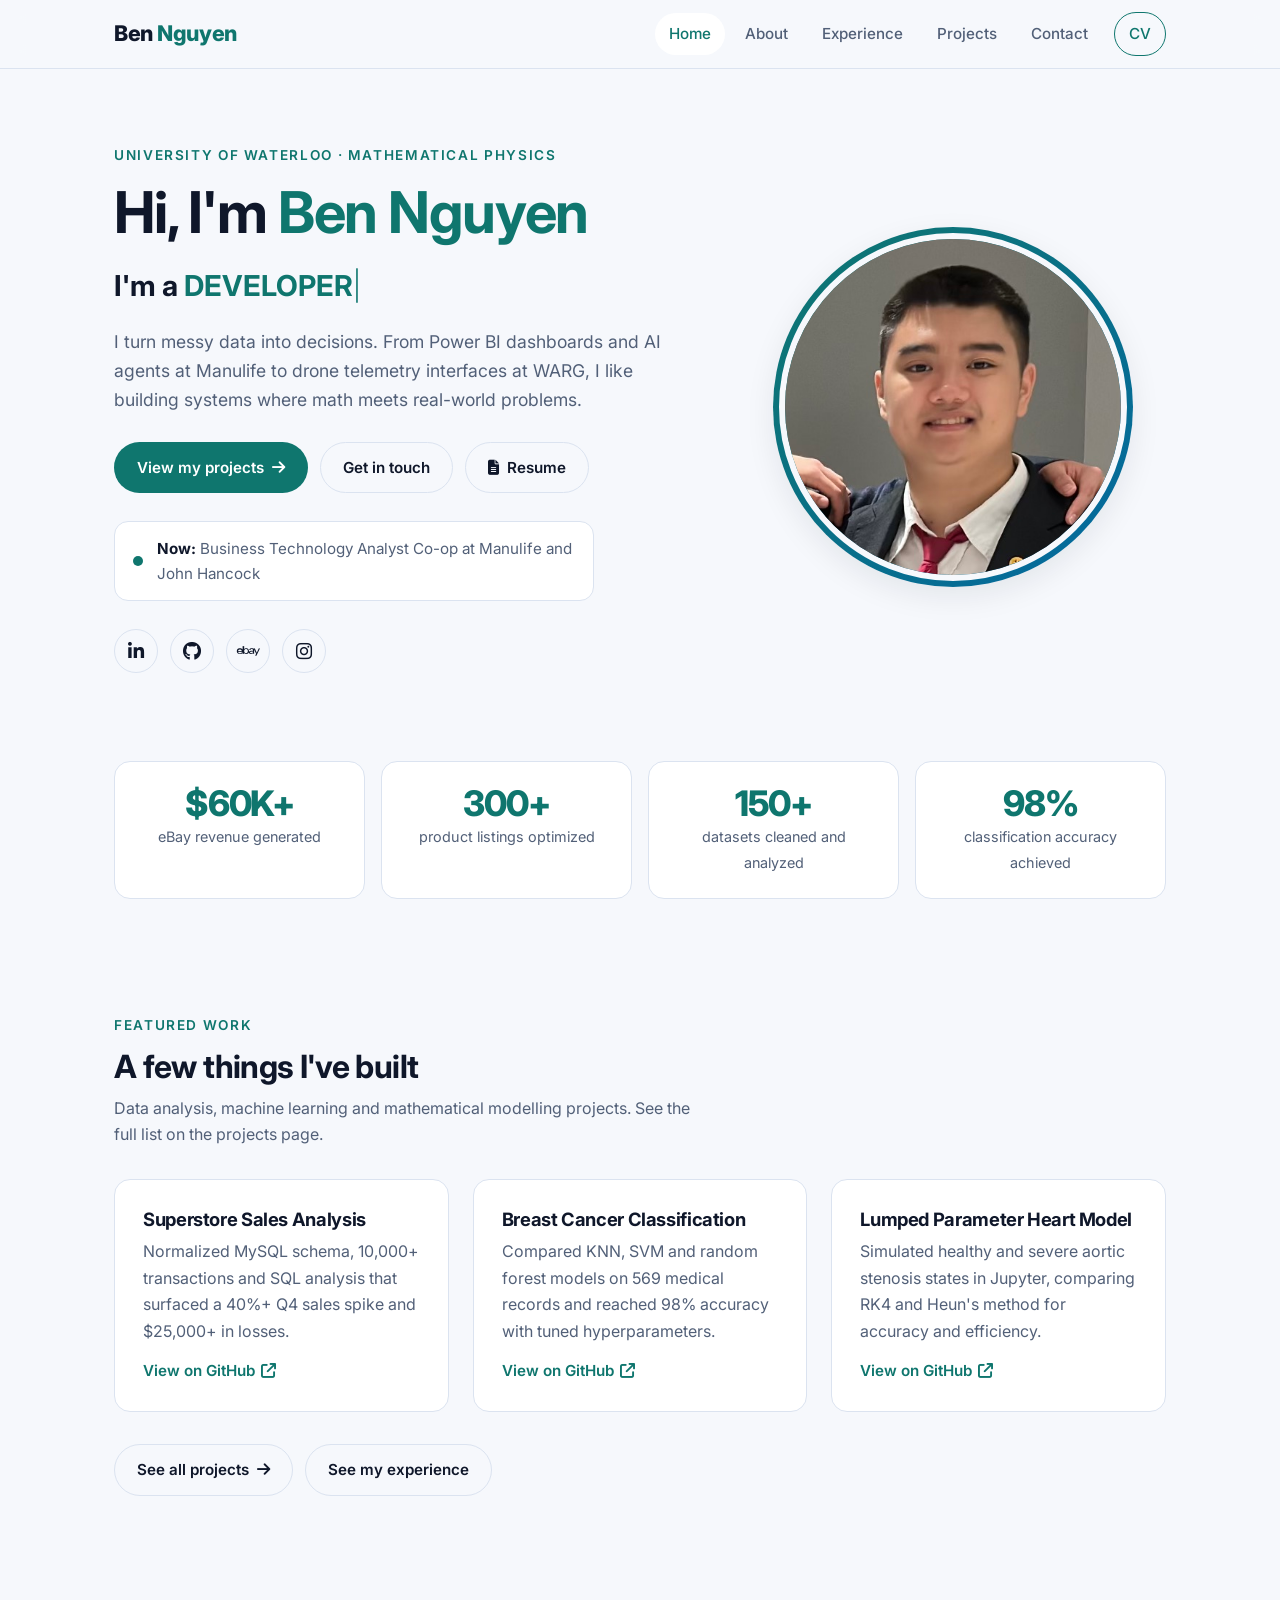
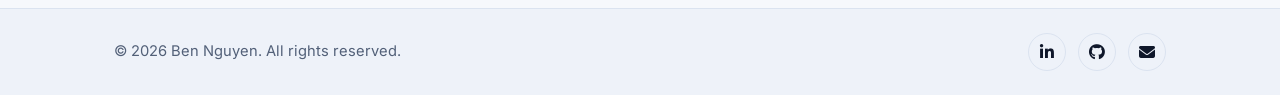
<file: index.html>
<!DOCTYPE html>
<html lang="en">
<head>
    <meta charset="UTF-8">
    <meta name="viewport" content="width=device-width, initial-scale=1.0">
    <title>Ben Nguyen | Portfolio</title>
    <meta name="description" content="Ben Nguyen is a Mathematical Physics student at the University of Waterloo and a data analyst and developer. Explore his projects, experience and contact details.">
    <meta name="author" content="Ben Nguyen">
    <meta name="theme-color" content="#0b1220" media="(prefers-color-scheme: dark)">
    <meta name="theme-color" content="#f6f8fc" media="(prefers-color-scheme: light)">
    <meta property="og:type" content="website">
    <meta property="og:title" content="Ben Nguyen | Portfolio">
    <meta property="og:description" content="Mathematical Physics student at the University of Waterloo. Data analytics, software and robotics projects.">

    <link rel="icon" href="favicon.ico" sizes="32x32">
    <link rel="icon" href="favicon.svg" type="image/svg+xml">
    <link rel="apple-touch-icon" href="apple-touch-icon.png">

    <link rel="preconnect" href="https://fonts.googleapis.com">
    <link rel="preconnect" href="https://fonts.gstatic.com" crossorigin>
    <link rel="stylesheet" href="https://fonts.googleapis.com/css2?family=Inter:wght@300;400;500;600;700;800&display=swap">
    <link rel="stylesheet" href="https://cdnjs.cloudflare.com/ajax/libs/font-awesome/6.5.2/css/all.min.css">
    <link rel="stylesheet" href="style.css">
    <script>document.documentElement.classList.add("js");</script>
</head>
<body>
    <a class="skip-link" href="#main">Skip to content</a>
    <header class="site-header" id="site-header">
        <div class="container nav-inner">
            <a class="brand" href="./" aria-label="Ben Nguyen, home">Ben<span> Nguyen</span></a>
            <button class="nav-toggle" id="nav-toggle" type="button" aria-label="Open menu" aria-expanded="false" aria-controls="primary-nav"><i class="fa-solid fa-bars"></i></button>
            <nav class="nav-links" id="primary-nav" aria-label="Primary">
                <a href="./" aria-current="page">Home</a>
                <a href="about">About</a>
                <a href="experience">Experience</a>
                <a href="projects">Projects</a>
                <a href="contact">Contact</a>
                <a class="nav-cv" href="Stuff/Ben_Nguyen_Resume.pdf" target="_blank" rel="noopener noreferrer">CV</a>
            </nav>
        </div>
    </header>

    <main id="main">
        <section class="hero">
            <div class="container hero-grid">
                <div class="hero-text">
                    <span class="eyebrow">University of Waterloo · Mathematical Physics</span>
                    <h1>Hi, I'm <span class="name">Ben Nguyen</span></h1>
                    <div class="typewriter">I'm a <span class="typewriter-text"></span><span class="cursor" aria-hidden="true">|</span></div>
                    <p class="lead">I turn messy data into decisions. From Power BI dashboards and AI agents at Manulife to drone telemetry interfaces at WARG, I like building systems where math meets real-world problems.</p>
                    <div class="btn-row">
                        <a class="btn btn-primary" href="projects">View my projects <i class="fa-solid fa-arrow-right"></i></a>
                        <a class="btn btn-ghost" href="contact">Get in touch</a>
                        <a class="btn btn-ghost" href="Stuff/Ben_Nguyen_Resume.pdf" target="_blank" rel="noopener noreferrer"><i class="fa-solid fa-file-lines"></i> Resume</a>
                    </div>
                    <div class="now-card">
                        <span class="dot" aria-hidden="true"></span>
                        <div><strong>Now:</strong> <span>Business Technology Analyst Co-op at Manulife and John Hancock</span></div>
                    </div>
                    <div class="social-links">
                        <a href="https://linkedin.com/in/ben-nguyen-3bb316231" target="_blank" rel="noopener noreferrer" aria-label="LinkedIn"><i class="fa-brands fa-linkedin-in"></i></a>
                        <a href="https://github.com/benpvnguyen" target="_blank" rel="noopener noreferrer" aria-label="GitHub"><i class="fa-brands fa-github"></i></a>
                        <a href="https://www.ebay.ca/usr/bmt_88" target="_blank" rel="noopener noreferrer" aria-label="eBay store"><i class="fa-brands fa-ebay"></i></a>
                        <a href="https://www.instagram.com/benpvnguyen/" target="_blank" rel="noopener noreferrer" aria-label="Instagram"><i class="fa-brands fa-instagram"></i></a>
                    </div>
                </div>
                <div class="hero-photo">
                    <img src="Stuff/Profile.jpeg" alt="Portrait of Ben Nguyen" width="360" height="360" decoding="async">
                </div>
            </div>
        </section>

        <section class="section-tight">
            <div class="container">
                <div class="stats">
                    <div class="stat reveal"><strong>$60K+</strong><span>eBay revenue generated</span></div>
                    <div class="stat reveal"><strong>300+</strong><span>product listings optimized</span></div>
                    <div class="stat reveal"><strong>150+</strong><span>datasets cleaned and analyzed</span></div>
                    <div class="stat reveal"><strong>98%</strong><span>classification accuracy achieved</span></div>
                </div>
            </div>
        </section>

        <section class="section">
            <div class="container">
                <div class="section-head">
                    <span class="eyebrow">Featured work</span>
                    <h2>A few things I've built</h2>
                    <p>Data analysis, machine learning and mathematical modelling projects. See the full list on the projects page.</p>
                </div>
                <div class="grid-3">
                    <article class="card reveal">
                        <h3>Superstore Sales Analysis</h3>
                        <p>Normalized MySQL schema, 10,000+ transactions and SQL analysis that surfaced a 40%+ Q4 sales spike and $25,000+ in losses.</p>
                        <a class="card-link" href="https://github.com/benpvnguyen/sales-analysis" target="_blank" rel="noopener noreferrer">View on GitHub <i class="fa-solid fa-arrow-up-right-from-square"></i></a>
                    </article>
                    <article class="card reveal">
                        <h3>Breast Cancer Classification</h3>
                        <p>Compared KNN, SVM and random forest models on 569 medical records and reached 98% accuracy with tuned hyperparameters.</p>
                        <a class="card-link" href="https://github.com/benpvnguyen/Breast-Cancer-Classification" target="_blank" rel="noopener noreferrer">View on GitHub <i class="fa-solid fa-arrow-up-right-from-square"></i></a>
                    </article>
                    <article class="card reveal">
                        <h3>Lumped Parameter Heart Model</h3>
                        <p>Simulated healthy and severe aortic stenosis states in Jupyter, comparing RK4 and Heun's method for accuracy and efficiency.</p>
                        <a class="card-link" href="https://github.com/benpvnguyen/Modelling-Severe-Aortic-Stenosis" target="_blank" rel="noopener noreferrer">View on GitHub <i class="fa-solid fa-arrow-up-right-from-square"></i></a>
                    </article>
                </div>
                <div class="btn-row" style="margin-top: 32px;">
                    <a class="btn btn-ghost" href="projects">See all projects <i class="fa-solid fa-arrow-right"></i></a>
                    <a class="btn btn-ghost" href="experience">See my experience</a>
                </div>
            </div>
        </section>
    </main>

    <footer class="site-footer">
        <div class="container footer-inner">
            <span>&#169; 2026 Ben Nguyen. All rights reserved.</span>
            <div class="social-links">
                <a href="https://linkedin.com/in/ben-nguyen-3bb316231" target="_blank" rel="noopener noreferrer" aria-label="LinkedIn"><i class="fa-brands fa-linkedin-in"></i></a>
                <a href="https://github.com/benpvnguyen" target="_blank" rel="noopener noreferrer" aria-label="GitHub"><i class="fa-brands fa-github"></i></a>
                <a href="mailto:benpeternguyen@gmail.com" aria-label="Email"><i class="fa-solid fa-envelope"></i></a>
            </div>
        </div>
    </footer>

    <script src="script.js"></script>
</body>
</html>
</file>
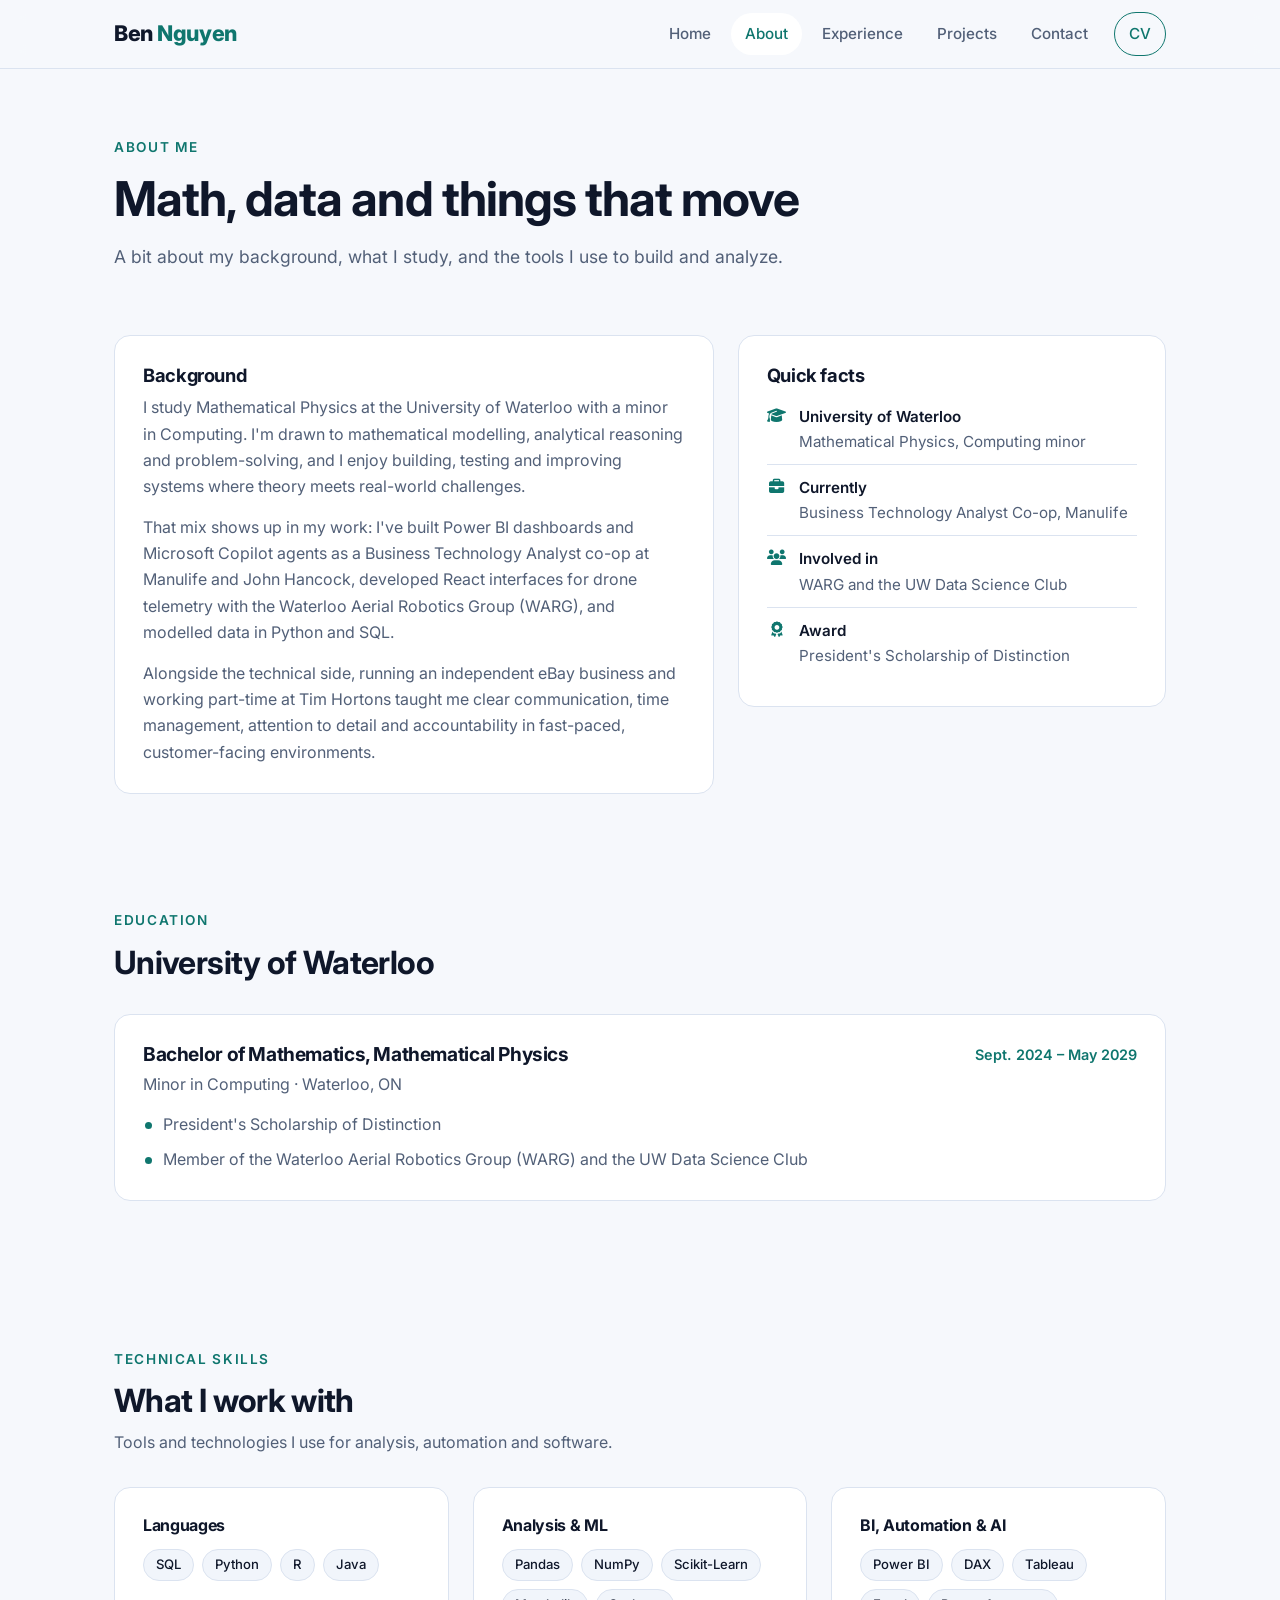
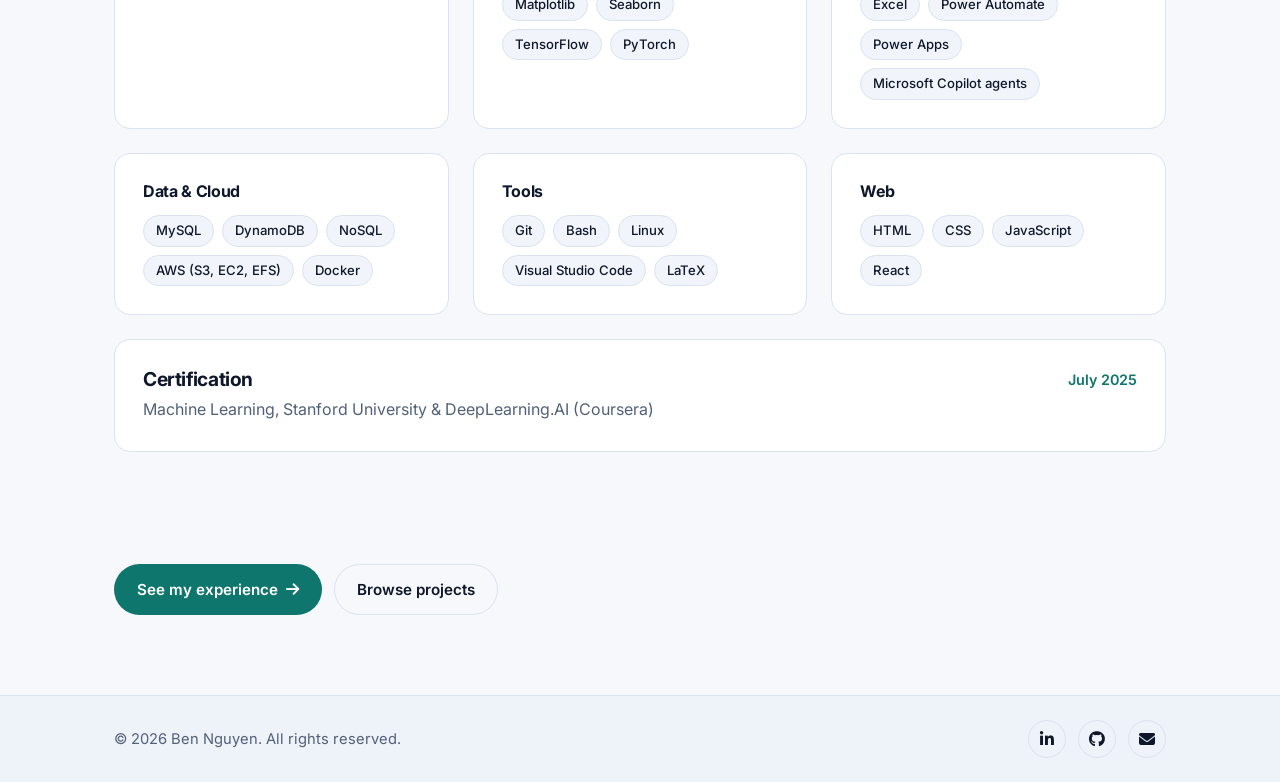
<file: about.html>
<!DOCTYPE html>
<html lang="en">
<head>
    <meta charset="UTF-8">
    <meta name="viewport" content="width=device-width, initial-scale=1.0">
    <title>About | Ben Nguyen</title>
    <meta name="description" content="About Ben Nguyen: Bachelor of Mathematics (Mathematical Physics, Computing minor) at the University of Waterloo, with skills in Python, SQL, Power BI and machine learning.">
    <meta name="author" content="Ben Nguyen">
    <meta name="theme-color" content="#0b1220" media="(prefers-color-scheme: dark)">
    <meta name="theme-color" content="#f6f8fc" media="(prefers-color-scheme: light)">
    <meta property="og:type" content="website">
    <meta property="og:title" content="About | Ben Nguyen">
    <meta property="og:description" content="Education, skills and background of Ben Nguyen.">

    <link rel="icon" href="favicon.ico" sizes="32x32">
    <link rel="icon" href="favicon.svg" type="image/svg+xml">
    <link rel="apple-touch-icon" href="apple-touch-icon.png">

    <link rel="preconnect" href="https://fonts.googleapis.com">
    <link rel="preconnect" href="https://fonts.gstatic.com" crossorigin>
    <link rel="stylesheet" href="https://fonts.googleapis.com/css2?family=Inter:wght@300;400;500;600;700;800&display=swap">
    <link rel="stylesheet" href="https://cdnjs.cloudflare.com/ajax/libs/font-awesome/6.5.2/css/all.min.css">
    <link rel="stylesheet" href="style.css">
    <script>document.documentElement.classList.add("js");</script>
</head>
<body>
    <a class="skip-link" href="#main">Skip to content</a>
    <header class="site-header" id="site-header">
        <div class="container nav-inner">
            <a class="brand" href="./" aria-label="Ben Nguyen, home">Ben<span> Nguyen</span></a>
            <button class="nav-toggle" id="nav-toggle" type="button" aria-label="Open menu" aria-expanded="false" aria-controls="primary-nav"><i class="fa-solid fa-bars"></i></button>
            <nav class="nav-links" id="primary-nav" aria-label="Primary">
                <a href="./">Home</a>
                <a href="about" aria-current="page">About</a>
                <a href="experience">Experience</a>
                <a href="projects">Projects</a>
                <a href="contact">Contact</a>
                <a class="nav-cv" href="Stuff/Ben_Nguyen_Resume.pdf" target="_blank" rel="noopener noreferrer">CV</a>
            </nav>
        </div>
    </header>

    <main id="main">
        <section class="page-hero">
            <div class="container">
                <span class="eyebrow">About me</span>
                <h1>Math, data and things that move</h1>
                <p class="lead">A bit about my background, what I study, and the tools I use to build and analyze.</p>
            </div>
        </section>

        <section class="section-tight">
            <div class="container about-grid">
                <div class="card bio reveal">
                    <h3>Background</h3>
                    <p>I study Mathematical Physics at the University of Waterloo with a minor in Computing. I'm drawn to mathematical modelling, analytical reasoning and problem-solving, and I enjoy building, testing and improving systems where theory meets real-world challenges.</p>
                    <p>That mix shows up in my work: I've built Power BI dashboards and Microsoft Copilot agents as a Business Technology Analyst co-op at Manulife and John Hancock, developed React interfaces for drone telemetry with the Waterloo Aerial Robotics Group (WARG), and modelled data in Python and SQL.</p>
                    <p>Alongside the technical side, running an independent eBay business and working part-time at Tim Hortons taught me clear communication, time management, attention to detail and accountability in fast-paced, customer-facing environments.</p>
                </div>
                <aside class="card reveal">
                    <h3>Quick facts</h3>
                    <ul class="facts">
                        <li><i class="fa-solid fa-graduation-cap"></i><span><strong>University of Waterloo</strong><br>Mathematical Physics, Computing minor</span></li>
                        <li><i class="fa-solid fa-briefcase"></i><span><strong>Currently</strong><br>Business Technology Analyst Co-op, Manulife</span></li>
                        <li><i class="fa-solid fa-users"></i><span><strong>Involved in</strong><br>WARG and the UW Data Science Club</span></li>
                        <li><i class="fa-solid fa-award"></i><span><strong>Award</strong><br>President's Scholarship of Distinction</span></li>
                    </ul>
                </aside>
            </div>
        </section>

        <section class="section">
            <div class="container">
                <div class="section-head">
                    <span class="eyebrow">Education</span>
                    <h2>University of Waterloo</h2>
                </div>
                <div class="card edu reveal">
                    <div class="t-head">
                        <h3>Bachelor of Mathematics, Mathematical Physics</h3>
                        <span class="when">Sept. 2024 – May 2029</span>
                    </div>
                    <p>Minor in Computing · Waterloo, ON</p>
                    <ul class="bullets" style="margin-top: 14px;">
                        <li>President's Scholarship of Distinction</li>
                        <li>Member of the Waterloo Aerial Robotics Group (WARG) and the UW Data Science Club</li>
                    </ul>
                </div>
            </div>
        </section>

        <section class="section">
            <div class="container">
                <div class="section-head">
                    <span class="eyebrow">Technical skills</span>
                    <h2>What I work with</h2>
                    <p>Tools and technologies I use for analysis, automation and software.</p>
                </div>
                <div class="grid-3">
                    <div class="card skill-group reveal">
                        <h3>Languages</h3>
                        <div class="chips"><span class="chip">SQL</span><span class="chip">Python</span><span class="chip">R</span><span class="chip">Java</span></div>
                    </div>
                    <div class="card skill-group reveal">
                        <h3>Analysis &amp; ML</h3>
                        <div class="chips"><span class="chip">Pandas</span><span class="chip">NumPy</span><span class="chip">Scikit-Learn</span><span class="chip">Matplotlib</span><span class="chip">Seaborn</span><span class="chip">TensorFlow</span><span class="chip">PyTorch</span></div>
                    </div>
                    <div class="card skill-group reveal">
                        <h3>BI, Automation &amp; AI</h3>
                        <div class="chips"><span class="chip">Power BI</span><span class="chip">DAX</span><span class="chip">Tableau</span><span class="chip">Excel</span><span class="chip">Power Automate</span><span class="chip">Power Apps</span><span class="chip">Microsoft Copilot agents</span></div>
                    </div>
                    <div class="card skill-group reveal">
                        <h3>Data &amp; Cloud</h3>
                        <div class="chips"><span class="chip">MySQL</span><span class="chip">DynamoDB</span><span class="chip">NoSQL</span><span class="chip">AWS (S3, EC2, EFS)</span><span class="chip">Docker</span></div>
                    </div>
                    <div class="card skill-group reveal">
                        <h3>Tools</h3>
                        <div class="chips"><span class="chip">Git</span><span class="chip">Bash</span><span class="chip">Linux</span><span class="chip">Visual Studio Code</span><span class="chip">LaTeX</span></div>
                    </div>
                    <div class="card skill-group reveal">
                        <h3>Web</h3>
                        <div class="chips"><span class="chip">HTML</span><span class="chip">CSS</span><span class="chip">JavaScript</span><span class="chip">React</span></div>
                    </div>
                </div>
                <div class="card edu reveal" style="margin-top: 24px;">
                    <div class="t-head">
                        <h3>Certification</h3>
                        <span class="when">July 2025</span>
                    </div>
                    <p>Machine Learning, Stanford University &amp; DeepLearning.AI (Coursera)</p>
                </div>
            </div>
        </section>

        <section class="section-tight">
            <div class="container">
                <div class="btn-row">
                    <a class="btn btn-primary" href="experience">See my experience <i class="fa-solid fa-arrow-right"></i></a>
                    <a class="btn btn-ghost" href="projects">Browse projects</a>
                </div>
            </div>
        </section>
    </main>

    <footer class="site-footer">
        <div class="container footer-inner">
            <span>&#169; 2026 Ben Nguyen. All rights reserved.</span>
            <div class="social-links">
                <a href="https://linkedin.com/in/ben-nguyen-3bb316231" target="_blank" rel="noopener noreferrer" aria-label="LinkedIn"><i class="fa-brands fa-linkedin-in"></i></a>
                <a href="https://github.com/benpvnguyen" target="_blank" rel="noopener noreferrer" aria-label="GitHub"><i class="fa-brands fa-github"></i></a>
                <a href="mailto:benpeternguyen@gmail.com" aria-label="Email"><i class="fa-solid fa-envelope"></i></a>
            </div>
        </div>
    </footer>

    <script src="script.js"></script>
</body>
</html>
</file>
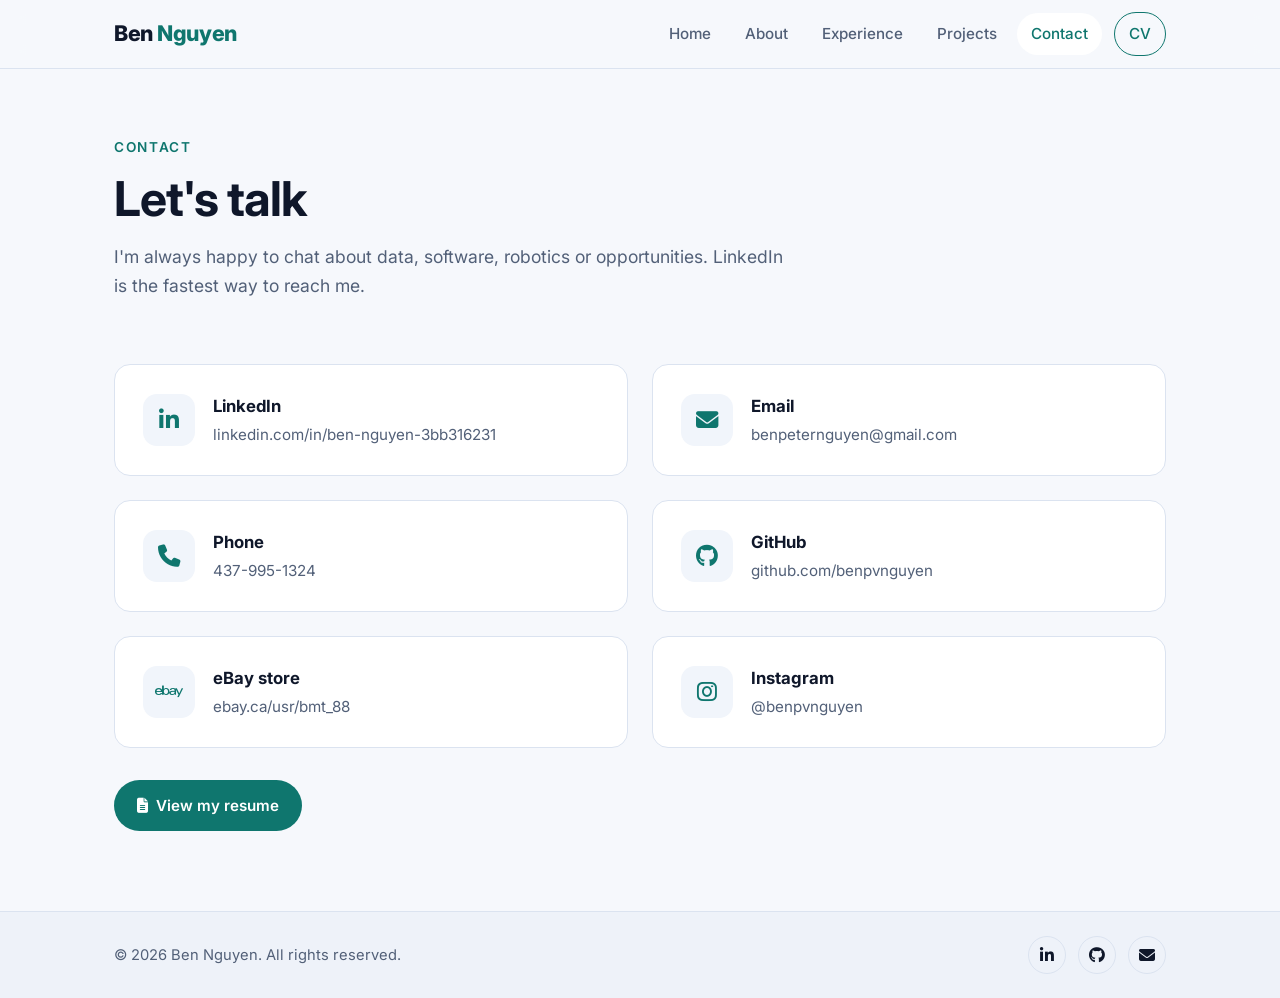
<file: contact.html>
<!DOCTYPE html>
<html lang="en">
<head>
    <meta charset="UTF-8">
    <meta name="viewport" content="width=device-width, initial-scale=1.0">
    <title>Contact | Ben Nguyen</title>
    <meta name="description" content="Get in touch with Ben Nguyen by email, phone, LinkedIn or GitHub.">
    <meta name="author" content="Ben Nguyen">
    <meta name="theme-color" content="#0b1220" media="(prefers-color-scheme: dark)">
    <meta name="theme-color" content="#f6f8fc" media="(prefers-color-scheme: light)">
    <meta property="og:type" content="website">
    <meta property="og:title" content="Contact | Ben Nguyen">
    <meta property="og:description" content="Email, phone, LinkedIn and GitHub.">

    <link rel="icon" href="favicon.ico" sizes="32x32">
    <link rel="icon" href="favicon.svg" type="image/svg+xml">
    <link rel="apple-touch-icon" href="apple-touch-icon.png">

    <link rel="preconnect" href="https://fonts.googleapis.com">
    <link rel="preconnect" href="https://fonts.gstatic.com" crossorigin>
    <link rel="stylesheet" href="https://fonts.googleapis.com/css2?family=Inter:wght@300;400;500;600;700;800&display=swap">
    <link rel="stylesheet" href="https://cdnjs.cloudflare.com/ajax/libs/font-awesome/6.5.2/css/all.min.css">
    <link rel="stylesheet" href="style.css">
    <script>document.documentElement.classList.add("js");</script>
</head>
<body>
    <a class="skip-link" href="#main">Skip to content</a>
    <header class="site-header" id="site-header">
        <div class="container nav-inner">
            <a class="brand" href="./" aria-label="Ben Nguyen, home">Ben<span> Nguyen</span></a>
            <button class="nav-toggle" id="nav-toggle" type="button" aria-label="Open menu" aria-expanded="false" aria-controls="primary-nav"><i class="fa-solid fa-bars"></i></button>
            <nav class="nav-links" id="primary-nav" aria-label="Primary">
                <a href="./">Home</a>
                <a href="about">About</a>
                <a href="experience">Experience</a>
                <a href="projects">Projects</a>
                <a href="contact" aria-current="page">Contact</a>
                <a class="nav-cv" href="Stuff/Ben_Nguyen_Resume.pdf" target="_blank" rel="noopener noreferrer">CV</a>
            </nav>
        </div>
    </header>

    <main id="main">
        <section class="page-hero">
            <div class="container">
                <span class="eyebrow">Contact</span>
                <h1>Let's talk</h1>
                <p class="lead">I'm always happy to chat about data, software, robotics or opportunities. LinkedIn is the fastest way to reach me.</p>
            </div>
        </section>

        <section class="section-tight">
            <div class="container">
                <div class="grid-2">
                    <a class="card contact-card reveal" href="https://linkedin.com/in/ben-nguyen-3bb316231" target="_blank" rel="noopener noreferrer">
                        <span class="icon"><i class="fa-brands fa-linkedin-in"></i></span>
                        <div><strong>LinkedIn</strong><span>linkedin.com/in/ben-nguyen-3bb316231</span></div>
                    </a>
                    <a class="card contact-card reveal" href="mailto:benpeternguyen@gmail.com">
                        <span class="icon"><i class="fa-solid fa-envelope"></i></span>
                        <div><strong>Email</strong><span>benpeternguyen@gmail.com</span></div>
                    </a>
                    <a class="card contact-card reveal" href="tel:+14379951324">
                        <span class="icon"><i class="fa-solid fa-phone"></i></span>
                        <div><strong>Phone</strong><span>437-995-1324</span></div>
                    </a>
                    <a class="card contact-card reveal" href="https://github.com/benpvnguyen" target="_blank" rel="noopener noreferrer">
                        <span class="icon"><i class="fa-brands fa-github"></i></span>
                        <div><strong>GitHub</strong><span>github.com/benpvnguyen</span></div>
                    </a>
                    <a class="card contact-card reveal" href="https://www.ebay.ca/usr/bmt_88" target="_blank" rel="noopener noreferrer">
                        <span class="icon"><i class="fa-brands fa-ebay"></i></span>
                        <div><strong>eBay store</strong><span>ebay.ca/usr/bmt_88</span></div>
                    </a>
                    <a class="card contact-card reveal" href="https://www.instagram.com/benpvnguyen/" target="_blank" rel="noopener noreferrer">
                        <span class="icon"><i class="fa-brands fa-instagram"></i></span>
                        <div><strong>Instagram</strong><span>@benpvnguyen</span></div>
                    </a>
                </div>
                <div class="btn-row" style="margin-top: 32px;">
                    <a class="btn btn-primary" href="Stuff/Ben_Nguyen_Resume.pdf" target="_blank" rel="noopener noreferrer"><i class="fa-solid fa-file-lines"></i> View my resume</a>
                </div>
            </div>
        </section>
    </main>

    <footer class="site-footer">
        <div class="container footer-inner">
            <span>&#169; 2026 Ben Nguyen. All rights reserved.</span>
            <div class="social-links">
                <a href="https://linkedin.com/in/ben-nguyen-3bb316231" target="_blank" rel="noopener noreferrer" aria-label="LinkedIn"><i class="fa-brands fa-linkedin-in"></i></a>
                <a href="https://github.com/benpvnguyen" target="_blank" rel="noopener noreferrer" aria-label="GitHub"><i class="fa-brands fa-github"></i></a>
                <a href="mailto:benpeternguyen@gmail.com" aria-label="Email"><i class="fa-solid fa-envelope"></i></a>
            </div>
        </div>
    </footer>

    <script src="script.js"></script>
</body>
</html>
</file>
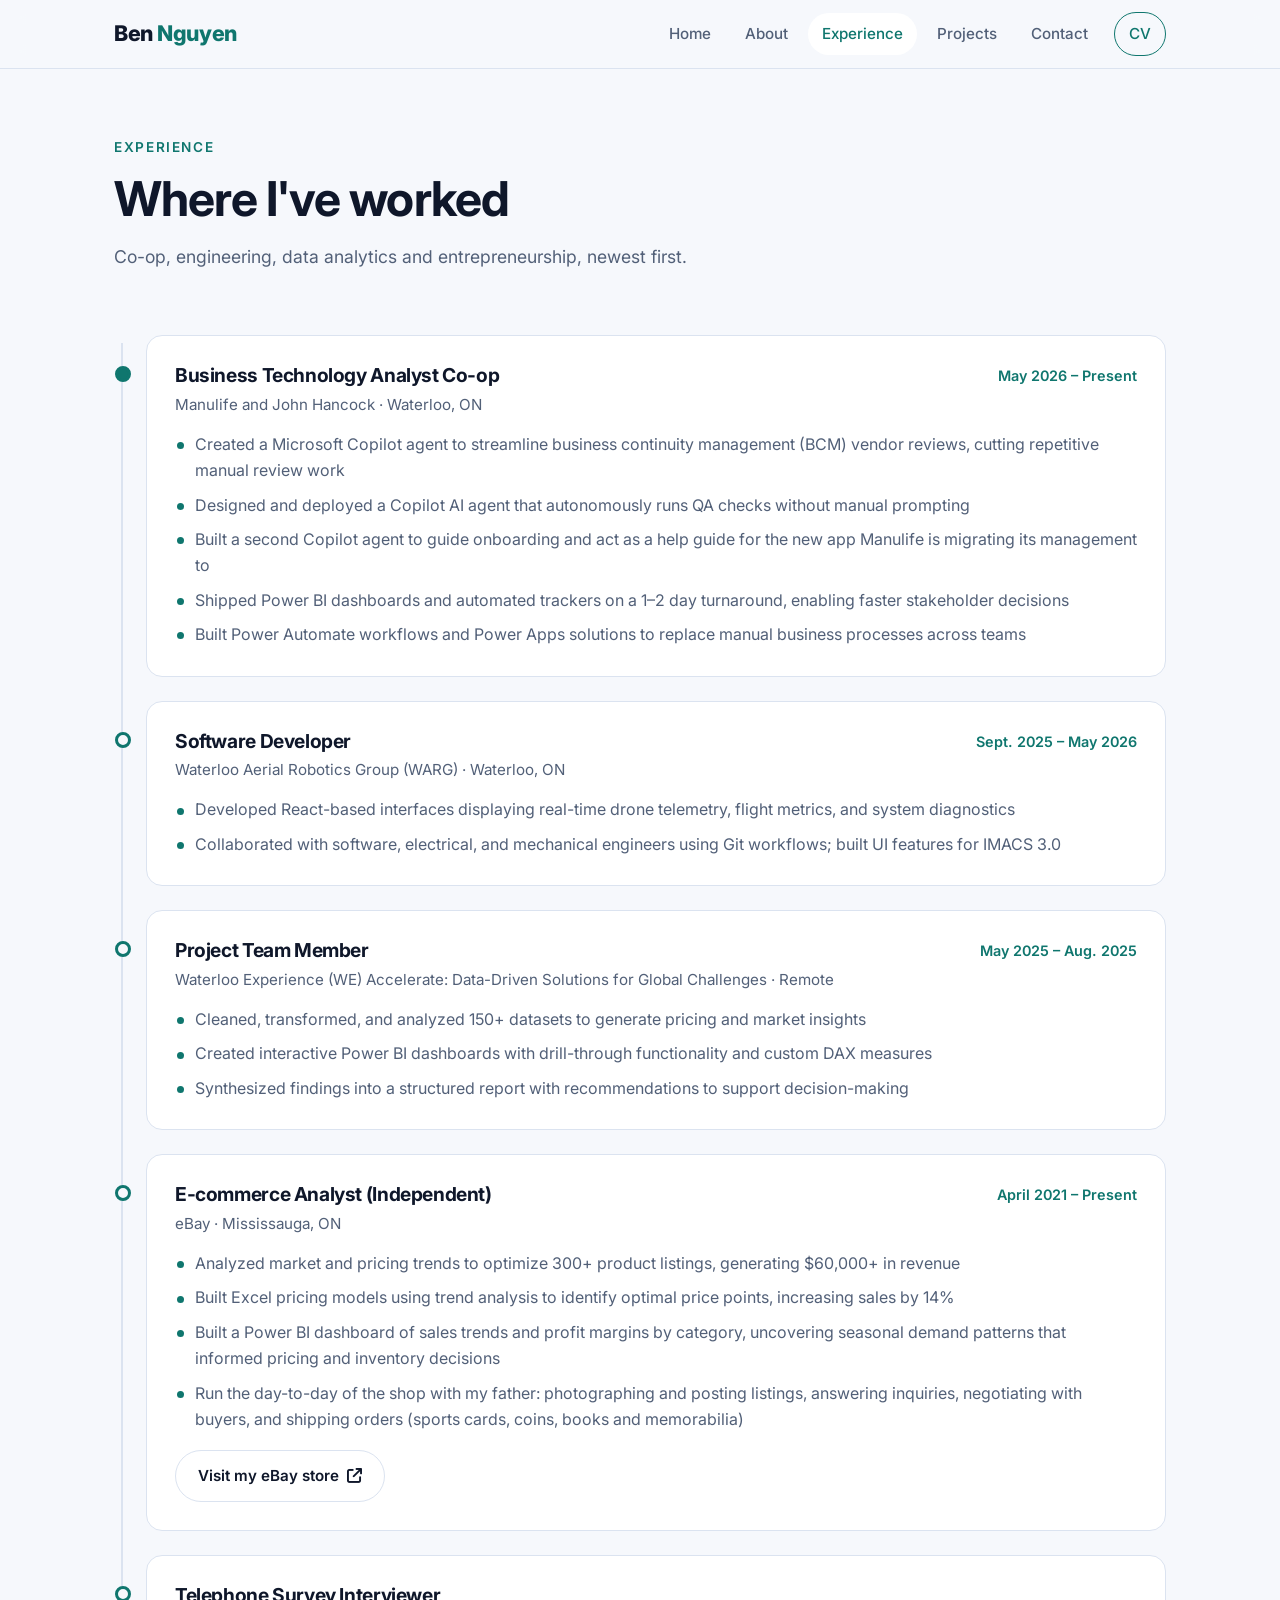
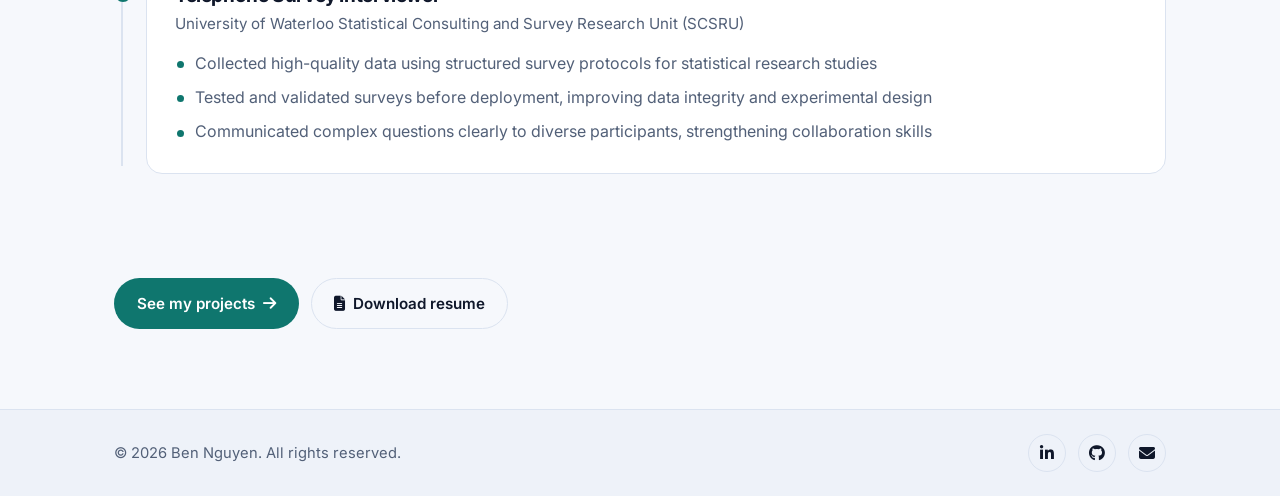
<file: experience.html>
<!DOCTYPE html>
<html lang="en">
<head>
    <meta charset="UTF-8">
    <meta name="viewport" content="width=device-width, initial-scale=1.0">
    <title>Experience | Ben Nguyen</title>
    <meta name="description" content="Work experience of Ben Nguyen: Business Technology Analyst co-op at Manulife, software developer at WARG, WE Accelerate data project, and an independent eBay business.">
    <meta name="author" content="Ben Nguyen">
    <meta name="theme-color" content="#0b1220" media="(prefers-color-scheme: dark)">
    <meta name="theme-color" content="#f6f8fc" media="(prefers-color-scheme: light)">
    <meta property="og:type" content="website">
    <meta property="og:title" content="Experience | Ben Nguyen">
    <meta property="og:description" content="Co-op, software, data analytics and e-commerce experience.">

    <link rel="icon" href="favicon.ico" sizes="32x32">
    <link rel="icon" href="favicon.svg" type="image/svg+xml">
    <link rel="apple-touch-icon" href="apple-touch-icon.png">

    <link rel="preconnect" href="https://fonts.googleapis.com">
    <link rel="preconnect" href="https://fonts.gstatic.com" crossorigin>
    <link rel="stylesheet" href="https://fonts.googleapis.com/css2?family=Inter:wght@300;400;500;600;700;800&display=swap">
    <link rel="stylesheet" href="https://cdnjs.cloudflare.com/ajax/libs/font-awesome/6.5.2/css/all.min.css">
    <link rel="stylesheet" href="style.css">
    <script>document.documentElement.classList.add("js");</script>
</head>
<body>
    <a class="skip-link" href="#main">Skip to content</a>
    <header class="site-header" id="site-header">
        <div class="container nav-inner">
            <a class="brand" href="./" aria-label="Ben Nguyen, home">Ben<span> Nguyen</span></a>
            <button class="nav-toggle" id="nav-toggle" type="button" aria-label="Open menu" aria-expanded="false" aria-controls="primary-nav"><i class="fa-solid fa-bars"></i></button>
            <nav class="nav-links" id="primary-nav" aria-label="Primary">
                <a href="./">Home</a>
                <a href="about">About</a>
                <a href="experience" aria-current="page">Experience</a>
                <a href="projects">Projects</a>
                <a href="contact">Contact</a>
                <a class="nav-cv" href="Stuff/Ben_Nguyen_Resume.pdf" target="_blank" rel="noopener noreferrer">CV</a>
            </nav>
        </div>
    </header>

    <main id="main">
        <section class="page-hero">
            <div class="container">
                <span class="eyebrow">Experience</span>
                <h1>Where I've worked</h1>
                <p class="lead">Co-op, engineering, data analytics and entrepreneurship, newest first.</p>
            </div>
        </section>

        <section class="section-tight">
            <div class="container">
                <div class="timeline">

                    <article class="card t-item current reveal">
                        <div class="t-head">
                            <h3>Business Technology Analyst Co-op</h3>
                            <span class="t-when">May 2026 – Present</span>
                        </div>
                        <p class="t-org">Manulife and John Hancock · Waterloo, ON</p>
                        <ul class="bullets">
                            <li>Created a Microsoft Copilot agent to streamline business continuity management (BCM) vendor reviews, cutting repetitive manual review work</li>
                            <li>Designed and deployed a Copilot AI agent that autonomously runs QA checks without manual prompting</li>
                            <li>Built a second Copilot agent to guide onboarding and act as a help guide for the new app Manulife is migrating its management to</li>
                            <li>Shipped Power BI dashboards and automated trackers on a 1–2 day turnaround, enabling faster stakeholder decisions</li>
                            <li>Built Power Automate workflows and Power Apps solutions to replace manual business processes across teams</li>
                        </ul>
                    </article>

                    <article class="card t-item reveal">
                        <div class="t-head">
                            <h3>Software Developer</h3>
                            <span class="t-when">Sept. 2025 – May 2026</span>
                        </div>
                        <p class="t-org">Waterloo Aerial Robotics Group (WARG) · Waterloo, ON</p>
                        <ul class="bullets">
                            <li>Developed React-based interfaces displaying real-time drone telemetry, flight metrics, and system diagnostics</li>
                            <li>Collaborated with software, electrical, and mechanical engineers using Git workflows; built UI features for IMACS 3.0</li>
                        </ul>
                    </article>

                    <article class="card t-item reveal">
                        <div class="t-head">
                            <h3>Project Team Member</h3>
                            <span class="t-when">May 2025 – Aug. 2025</span>
                        </div>
                        <p class="t-org">Waterloo Experience (WE) Accelerate: Data-Driven Solutions for Global Challenges · Remote</p>
                        <ul class="bullets">
                            <li>Cleaned, transformed, and analyzed 150+ datasets to generate pricing and market insights</li>
                            <li>Created interactive Power BI dashboards with drill-through functionality and custom DAX measures</li>
                            <li>Synthesized findings into a structured report with recommendations to support decision-making</li>
                        </ul>
                    </article>

                    <article class="card t-item reveal">
                        <div class="t-head">
                            <h3>E-commerce Analyst (Independent)</h3>
                            <span class="t-when">April 2021 – Present</span>
                        </div>
                        <p class="t-org">eBay · Mississauga, ON</p>
                        <ul class="bullets">
                            <li>Analyzed market and pricing trends to optimize 300+ product listings, generating $60,000+ in revenue</li>
                            <li>Built Excel pricing models using trend analysis to identify optimal price points, increasing sales by 14%</li>
                            <li>Built a Power BI dashboard of sales trends and profit margins by category, uncovering seasonal demand patterns that informed pricing and inventory decisions</li>
                            <li>Run the day-to-day of the shop with my father: photographing and posting listings, answering inquiries, negotiating with buyers, and shipping orders (sports cards, coins, books and memorabilia)</li>
                        </ul>
                        <a class="btn btn-ghost" href="https://www.ebay.ca/usr/bmt_88" target="_blank" rel="noopener noreferrer">Visit my eBay store <i class="fa-solid fa-arrow-up-right-from-square"></i></a>
                    </article>

                    <article class="card t-item reveal">
                        <div class="t-head">
                            <h3>Telephone Survey Interviewer</h3>
                        </div>
                        <p class="t-org">University of Waterloo Statistical Consulting and Survey Research Unit (SCSRU)</p>
                        <ul class="bullets">
                            <li>Collected high-quality data using structured survey protocols for statistical research studies</li>
                            <li>Tested and validated surveys before deployment, improving data integrity and experimental design</li>
                            <li>Communicated complex questions clearly to diverse participants, strengthening collaboration skills</li>
                        </ul>
                    </article>

                </div>
            </div>
        </section>

        <section class="section-tight">
            <div class="container">
                <div class="btn-row">
                    <a class="btn btn-primary" href="projects">See my projects <i class="fa-solid fa-arrow-right"></i></a>
                    <a class="btn btn-ghost" href="Stuff/Ben_Nguyen_Resume.pdf" target="_blank" rel="noopener noreferrer"><i class="fa-solid fa-file-lines"></i> Download resume</a>
                </div>
            </div>
        </section>
    </main>

    <footer class="site-footer">
        <div class="container footer-inner">
            <span>&#169; 2026 Ben Nguyen. All rights reserved.</span>
            <div class="social-links">
                <a href="https://linkedin.com/in/ben-nguyen-3bb316231" target="_blank" rel="noopener noreferrer" aria-label="LinkedIn"><i class="fa-brands fa-linkedin-in"></i></a>
                <a href="https://github.com/benpvnguyen" target="_blank" rel="noopener noreferrer" aria-label="GitHub"><i class="fa-brands fa-github"></i></a>
                <a href="mailto:benpeternguyen@gmail.com" aria-label="Email"><i class="fa-solid fa-envelope"></i></a>
            </div>
        </div>
    </footer>

    <script src="script.js"></script>
</body>
</html>
</file>
<file: style.css>
/* ==========================================================
   Ben Nguyen: portfolio
   Theme: deep navy + teal (dark by default, light if the
   visitor's device prefers it). Fonts load via <link> in HTML.
   ========================================================== */

:root{
    color-scheme: dark light;
    --bg: #0b1220;
    --bg-soft: #0f172a;
    --surface: #131c2f;
    --surface-2: #1a2540;
    --border: #243049;
    --text: #e8eef9;
    --muted: #9aa8c0;
    --accent: #2dd4bf;
    --accent-2: #38bdf8;
    --accent-ink: #04201c;      /* text colour on top of --accent */
    --accent-text: #2dd4bf;     /* accent used as text on --bg */
    --header-bg: rgba(11, 18, 32, 0.8);
    --shadow: 0 10px 30px rgba(0, 0, 0, 0.35);
    --radius: 16px;
    --maxw: 1100px;
}

@media (prefers-color-scheme: light){
    :root{
        --bg: #f6f8fc;
        --bg-soft: #eef2f9;
        --surface: #ffffff;
        --surface-2: #f1f5fb;
        --border: #dbe3f0;
        --text: #0f172a;
        --muted: #526078;
        --accent: #0f766e;
        --accent-2: #0369a1;
        --accent-ink: #ffffff;
        --accent-text: #0f766e;
        --header-bg: rgba(246, 248, 252, 0.85);
        --shadow: 0 10px 30px rgba(15, 23, 42, 0.08);
    }
}

*,
*::before,
*::after{
    box-sizing: border-box;
}

*{
    margin: 0;
    padding: 0;
}

html{
    scroll-behavior: smooth;
    -webkit-text-size-adjust: 100%;
}

body{
    font-family: 'Inter', system-ui, -apple-system, 'Segoe UI', Roboto, sans-serif;
    background: var(--bg);
    color: var(--text);
    line-height: 1.65;
    font-size: 1rem;
    overflow-x: hidden;
    min-height: 100vh;
    display: flex;
    flex-direction: column;
}

main{
    flex: 1;
}

img, video{
    max-width: 100%;
    display: block;
}

a{
    color: var(--accent-text);
    text-decoration: none;
}

a:hover{
    text-decoration: underline;
}

ul{
    list-style: none;
}

a:focus-visible,
button:focus-visible{
    outline: 3px solid var(--accent-2);
    outline-offset: 3px;
    border-radius: 6px;
}

.container{
    width: 100%;
    max-width: var(--maxw);
    margin: 0 auto;
    padding: 0 24px;
}

.skip-link{
    position: absolute;
    left: 16px;
    top: -60px;
    background: var(--accent);
    color: var(--accent-ink);
    padding: 10px 16px;
    border-radius: 8px;
    font-weight: 600;
    z-index: 200;
}

.skip-link:focus{
    top: 12px;
    text-decoration: none;
}

/* ---------- Header / navigation ---------- */

.site-header{
    position: sticky;
    top: 0;
    z-index: 100;
    background: var(--header-bg);
    backdrop-filter: blur(12px);
    -webkit-backdrop-filter: blur(12px);
    border-bottom: 1px solid var(--border);
}

.nav-inner{
    display: flex;
    align-items: center;
    justify-content: space-between;
    min-height: 68px;
}

.brand{
    font-size: 1.35rem;
    font-weight: 800;
    letter-spacing: -0.02em;
    color: var(--text);
}

.brand span{
    color: var(--accent-text);
}

.brand:hover{
    text-decoration: none;
}

.nav-links{
    display: flex;
    align-items: center;
    gap: 6px;
}

.nav-links a{
    color: var(--muted);
    font-weight: 500;
    font-size: 0.95rem;
    padding: 8px 14px;
    border-radius: 999px;
    transition: color 0.2s, background-color 0.2s;
}

.nav-links a:hover{
    color: var(--text);
    background: var(--surface);
    text-decoration: none;
}

.nav-links a[aria-current="page"]{
    color: var(--accent-text);
    background: var(--surface);
}

.nav-links a.nav-cv{
    border: 1px solid var(--accent);
    color: var(--accent-text);
    margin-left: 6px;
}

.nav-links a.nav-cv:hover{
    background: var(--accent);
    color: var(--accent-ink);
}

.nav-toggle{
    display: none;
    background: none;
    border: 1px solid var(--border);
    color: var(--text);
    width: 44px;
    height: 44px;
    border-radius: 10px;
    font-size: 1.2rem;
    cursor: pointer;
}

/* ---------- Buttons, chips ---------- */

.btn{
    display: inline-flex;
    align-items: center;
    gap: 8px;
    padding: 12px 22px;
    border-radius: 999px;
    font-weight: 600;
    font-size: 0.95rem;
    border: 1px solid transparent;
    cursor: pointer;
    transition: transform 0.2s, background-color 0.2s, color 0.2s, border-color 0.2s;
    font-family: inherit;
}

.btn:hover{
    text-decoration: none;
    transform: translateY(-2px);
}

.btn-primary{
    background: var(--accent);
    color: var(--accent-ink);
}

.btn-primary:hover{
    color: var(--accent-ink);
    filter: brightness(1.08);
}

.btn-ghost{
    border-color: var(--border);
    color: var(--text);
    background: transparent;
}

.btn-ghost:hover{
    border-color: var(--accent);
    color: var(--accent-text);
}

.btn-row{
    display: flex;
    flex-wrap: wrap;
    gap: 12px;
}

.chips{
    display: flex;
    flex-wrap: wrap;
    gap: 8px;
}

.chip{
    display: inline-block;
    padding: 4px 12px;
    font-size: 0.82rem;
    font-weight: 500;
    color: var(--text);
    background: var(--surface-2);
    border: 1px solid var(--border);
    border-radius: 999px;
}

/* ---------- Sections and headings ---------- */

.section{
    padding: 72px 0;
}

.section-tight{
    padding: 40px 0;
}

.eyebrow{
    display: inline-block;
    color: var(--accent-text);
    font-weight: 600;
    font-size: 0.85rem;
    letter-spacing: 0.12em;
    text-transform: uppercase;
    margin-bottom: 12px;
}

h1, h2, h3{
    line-height: 1.2;
    letter-spacing: -0.02em;
}

h2{
    font-size: clamp(1.5rem, 1.1rem + 1.6vw, 2rem);
    margin-bottom: 8px;
}

.section-head{
    margin-bottom: 32px;
}

.section-head p{
    color: var(--muted);
    max-width: 60ch;
}

.page-hero{
    padding: 64px 0 24px;
}

.page-hero h1{
    font-size: clamp(2rem, 1.2rem + 3.5vw, 3rem);
    margin-bottom: 14px;
}

.page-hero .lead{
    color: var(--muted);
    font-size: 1.1rem;
    max-width: 62ch;
}

/* ---------- Cards ---------- */

.card{
    background: var(--surface);
    border: 1px solid var(--border);
    border-radius: var(--radius);
    padding: 28px;
    transition: transform 0.25s, border-color 0.25s, box-shadow 0.25s;
}

.card:hover{
    border-color: var(--accent);
    box-shadow: var(--shadow);
}

.card h3{
    font-size: 1.15rem;
    margin-bottom: 8px;
}

.card p{
    color: var(--muted);
}

.grid-2{
    display: grid;
    grid-template-columns: repeat(2, minmax(0, 1fr));
    gap: 24px;
}

.grid-3{
    display: grid;
    grid-template-columns: repeat(3, minmax(0, 1fr));
    gap: 24px;
}

/* ---------- Home ---------- */

.hero{
    padding: 72px 0 48px;
}

.hero-grid{
    display: grid;
    grid-template-columns: 1.15fr 0.85fr;
    gap: 48px;
    align-items: center;
}

.hero h1{
    font-size: clamp(2.2rem, 1.2rem + 4vw, 3.6rem);
    margin-bottom: 14px;
}

.hero h1 .name{
    color: var(--accent-text);
}

.typewriter{
    font-size: clamp(1.2rem, 1rem + 1.4vw, 1.8rem);
    font-weight: 700;
    margin-bottom: 18px;
    min-height: 1.5em;
}

.typewriter-text{
    color: var(--accent-text);
}

.cursor{
    color: var(--accent-text);
    font-weight: 300;
    animation: blink 1s step-end infinite;
}

@keyframes blink{
    50%{ opacity: 0; }
}

.hero .lead{
    color: var(--muted);
    font-size: 1.1rem;
    max-width: 56ch;
    margin-bottom: 28px;
}

.social-links{
    display: flex;
    gap: 12px;
    margin-top: 28px;
}

.social-links a{
    display: inline-flex;
    align-items: center;
    justify-content: center;
    width: 44px;
    height: 44px;
    border-radius: 50%;
    border: 1px solid var(--border);
    color: var(--text);
    font-size: 1.15rem;
    transition: transform 0.2s, background-color 0.2s, color 0.2s, border-color 0.2s;
}

.social-links a:hover{
    text-decoration: none;
    transform: translateY(-3px);
    background: var(--accent);
    color: var(--accent-ink);
    border-color: var(--accent);
}

.hero-photo{
    justify-self: center;
    width: 100%;
    max-width: 360px;
    aspect-ratio: 1;
    border-radius: 50%;
    padding: 6px;
    background: linear-gradient(135deg, var(--accent), var(--accent-2));
    box-shadow: var(--shadow);
}

.hero-photo img{
    width: 100%;
    height: 100%;
    object-fit: cover;
    border-radius: 50%;
    border: 6px solid var(--bg);
}

.now-card{
    display: flex;
    align-items: center;
    gap: 14px;
    margin-top: 28px;
    padding: 14px 18px;
    border: 1px solid var(--border);
    background: var(--surface);
    border-radius: 14px;
    max-width: 480px;
    font-size: 0.95rem;
}

.now-card .dot{
    flex: none;
    width: 10px;
    height: 10px;
    border-radius: 50%;
    background: var(--accent);
    box-shadow: 0 0 0 0 var(--accent);
    animation: pulse 2s infinite;
}

@keyframes pulse{
    0%{ box-shadow: 0 0 0 0 rgba(45, 212, 191, 0.55); }
    70%{ box-shadow: 0 0 0 10px rgba(45, 212, 191, 0); }
    100%{ box-shadow: 0 0 0 0 rgba(45, 212, 191, 0); }
}

.now-card span{
    color: var(--muted);
}

.stats{
    display: grid;
    grid-template-columns: repeat(4, minmax(0, 1fr));
    gap: 16px;
}

.stat{
    background: var(--surface);
    border: 1px solid var(--border);
    border-radius: var(--radius);
    padding: 22px;
    text-align: center;
}

.stat strong{
    display: block;
    font-size: clamp(1.6rem, 1.2rem + 1.4vw, 2.2rem);
    font-weight: 800;
    color: var(--accent-text);
    letter-spacing: -0.03em;
    line-height: 1.1;
}

.stat span{
    color: var(--muted);
    font-size: 0.9rem;
}

.card-link{
    display: inline-flex;
    align-items: center;
    gap: 6px;
    margin-top: 14px;
    font-weight: 600;
    font-size: 0.95rem;
}

/* ---------- About ---------- */

.about-grid{
    display: grid;
    grid-template-columns: 1.4fr 1fr;
    gap: 24px;
    align-items: start;
}

.about-grid .bio p + p{
    margin-top: 14px;
}

.bio p{
    color: var(--muted);
}

.facts li{
    display: flex;
    gap: 12px;
    padding: 10px 0;
    border-bottom: 1px solid var(--border);
    color: var(--muted);
    font-size: 0.95rem;
}

.facts li:last-child{
    border-bottom: none;
}

.facts i{
    color: var(--accent-text);
    width: 20px;
    text-align: center;
    margin-top: 4px;
}

.facts strong{
    color: var(--text);
    font-weight: 600;
}

.edu .when{
    color: var(--accent-text);
    font-weight: 600;
    font-size: 0.9rem;
}

.skill-group h3{
    font-size: 1rem;
    margin-bottom: 14px;
}

/* ---------- Experience timeline ---------- */

.timeline{
    position: relative;
    padding-left: 32px;
}

.timeline::before{
    content: "";
    position: absolute;
    left: 7px;
    top: 8px;
    bottom: 8px;
    width: 2px;
    background: var(--border);
}

.t-item{
    position: relative;
    margin-bottom: 24px;
}

.t-item::before{
    content: "";
    position: absolute;
    left: -32px;
    top: 30px;
    width: 16px;
    height: 16px;
    border-radius: 50%;
    background: var(--bg);
    border: 3px solid var(--accent);
}

.t-item.current::before{
    background: var(--accent);
}

.t-head{
    display: flex;
    flex-wrap: wrap;
    justify-content: space-between;
    gap: 6px 16px;
    margin-bottom: 4px;
}

.t-head h3{
    font-size: 1.2rem;
    margin-bottom: 0;
}

.t-when{
    color: var(--accent-text);
    font-weight: 600;
    font-size: 0.9rem;
}

.t-org{
    color: var(--muted);
    font-size: 0.95rem;
    margin-bottom: 14px;
}

.bullets{
    display: grid;
    gap: 8px;
}

.bullets li{
    position: relative;
    padding-left: 20px;
    color: var(--muted);
}

.bullets li::before{
    content: "";
    position: absolute;
    left: 2px;
    top: 0.7em;
    width: 7px;
    height: 7px;
    border-radius: 50%;
    background: var(--accent);
}

.t-item .btn{
    margin-top: 18px;
}

/* ---------- Projects ---------- */

.filters{
    display: flex;
    flex-wrap: wrap;
    gap: 10px;
    margin-bottom: 28px;
}

.filter{
    font-family: inherit;
    font-size: 0.92rem;
    font-weight: 600;
    padding: 8px 18px;
    border-radius: 999px;
    border: 1px solid var(--border);
    background: transparent;
    color: var(--muted);
    cursor: pointer;
    transition: color 0.2s, background-color 0.2s, border-color 0.2s;
}

.filter:hover{
    color: var(--text);
    border-color: var(--accent);
}

.filter[aria-pressed="true"]{
    background: var(--accent);
    border-color: var(--accent);
    color: var(--accent-ink);
}

.project{
    display: flex;
    flex-direction: column;
    padding: 0;
    overflow: hidden;
}

.project[hidden]{
    display: none;
}

.project-media{
    background: var(--surface-2);
    border-bottom: 1px solid var(--border);
}

.project-media img,
.project-media video{
    width: 100%;
    aspect-ratio: 16 / 9;
    object-fit: cover;
}

.project-body{
    padding: 24px 26px 26px;
    display: flex;
    flex-direction: column;
    flex: 1;
}

.project-body h3{
    margin-bottom: 12px;
}

.project-body .kind{
    color: var(--accent-text);
    font-size: 0.8rem;
    font-weight: 600;
    letter-spacing: 0.1em;
    text-transform: uppercase;
    margin-bottom: 6px;
}

.project-body .bullets,
.project-body > p{
    margin-bottom: 16px;
}

.project-body > p{
    color: var(--muted);
}

.project-body .chips{
    margin-top: auto;
}

.project-body .card-link{
    margin-bottom: 0;
}

.project-body .links{
    margin-top: 16px;
}

/* ---------- Contact ---------- */

.contact-card{
    display: flex;
    align-items: center;
    gap: 18px;
    color: var(--text);
}

.contact-card:hover{
    text-decoration: none;
}

.contact-card .icon{
    flex: none;
    display: inline-flex;
    align-items: center;
    justify-content: center;
    width: 52px;
    height: 52px;
    border-radius: 14px;
    background: var(--surface-2);
    color: var(--accent-text);
    font-size: 1.4rem;
}

.contact-card strong{
    display: block;
    font-size: 1.05rem;
}

.contact-card span{
    color: var(--muted);
    font-size: 0.95rem;
    word-break: break-word;
}

/* ---------- Footer ---------- */

.site-footer{
    margin-top: 40px;
    border-top: 1px solid var(--border);
    background: var(--bg-soft);
}

.footer-inner{
    display: flex;
    flex-wrap: wrap;
    align-items: center;
    justify-content: space-between;
    gap: 16px;
    padding-top: 24px;
    padding-bottom: 24px;
    color: var(--muted);
    font-size: 0.92rem;
}

.footer-inner .social-links{
    margin-top: 0;
}

.footer-inner .social-links a{
    width: 38px;
    height: 38px;
    font-size: 1rem;
}

/* ---------- Scroll reveal (only when JS is running) ---------- */

.js .reveal{
    opacity: 0;
    transform: translateY(18px);
    transition: opacity 0.6s ease, transform 0.6s ease;
}

.js .reveal.visible{
    opacity: 1;
    transform: none;
}

/* ---------- Responsive ---------- */

@media (max-width: 900px){
    .hero-grid{
        grid-template-columns: 1fr;
        gap: 36px;
    }

    .hero-photo{
        order: -1;
        max-width: 260px;
    }

    .about-grid{
        grid-template-columns: 1fr;
    }

    .stats{
        grid-template-columns: repeat(2, minmax(0, 1fr));
    }

    .grid-3{
        grid-template-columns: repeat(2, minmax(0, 1fr));
    }
}

@media (max-width: 820px){
    .nav-toggle{
        display: inline-flex;
        align-items: center;
        justify-content: center;
    }

    .nav-links{
        display: none;
        position: absolute;
        top: 100%;
        left: 0;
        right: 0;
        flex-direction: column;
        align-items: stretch;
        gap: 4px;
        padding: 12px 24px 20px;
        background: var(--bg);
        border-bottom: 1px solid var(--border);
    }

    .site-header.open .nav-links{
        display: flex;
    }

    .nav-links a{
        padding: 12px 14px;
        border-radius: 10px;
    }

    .nav-links a.nav-cv{
        margin-left: 0;
        text-align: center;
        margin-top: 6px;
    }
}

@media (max-width: 640px){
    .section{
        padding: 52px 0;
    }

    .hero{
        padding-top: 40px;
    }

    .grid-2,
    .grid-3{
        grid-template-columns: 1fr;
    }

    .card{
        padding: 22px;
    }

    .project{
        padding: 0;
    }

    .timeline{
        padding-left: 26px;
    }

    .t-item::before{
        left: -26px;
    }

    .footer-inner{
        justify-content: center;
        text-align: center;
    }
}

@media (prefers-reduced-motion: reduce){
    html{
        scroll-behavior: auto;
    }

    *,
    *::before,
    *::after{
        animation: none !important;
        transition-duration: 0.01ms !important;
    }

    .js .reveal{
        opacity: 1;
        transform: none;
    }
}
</file>
